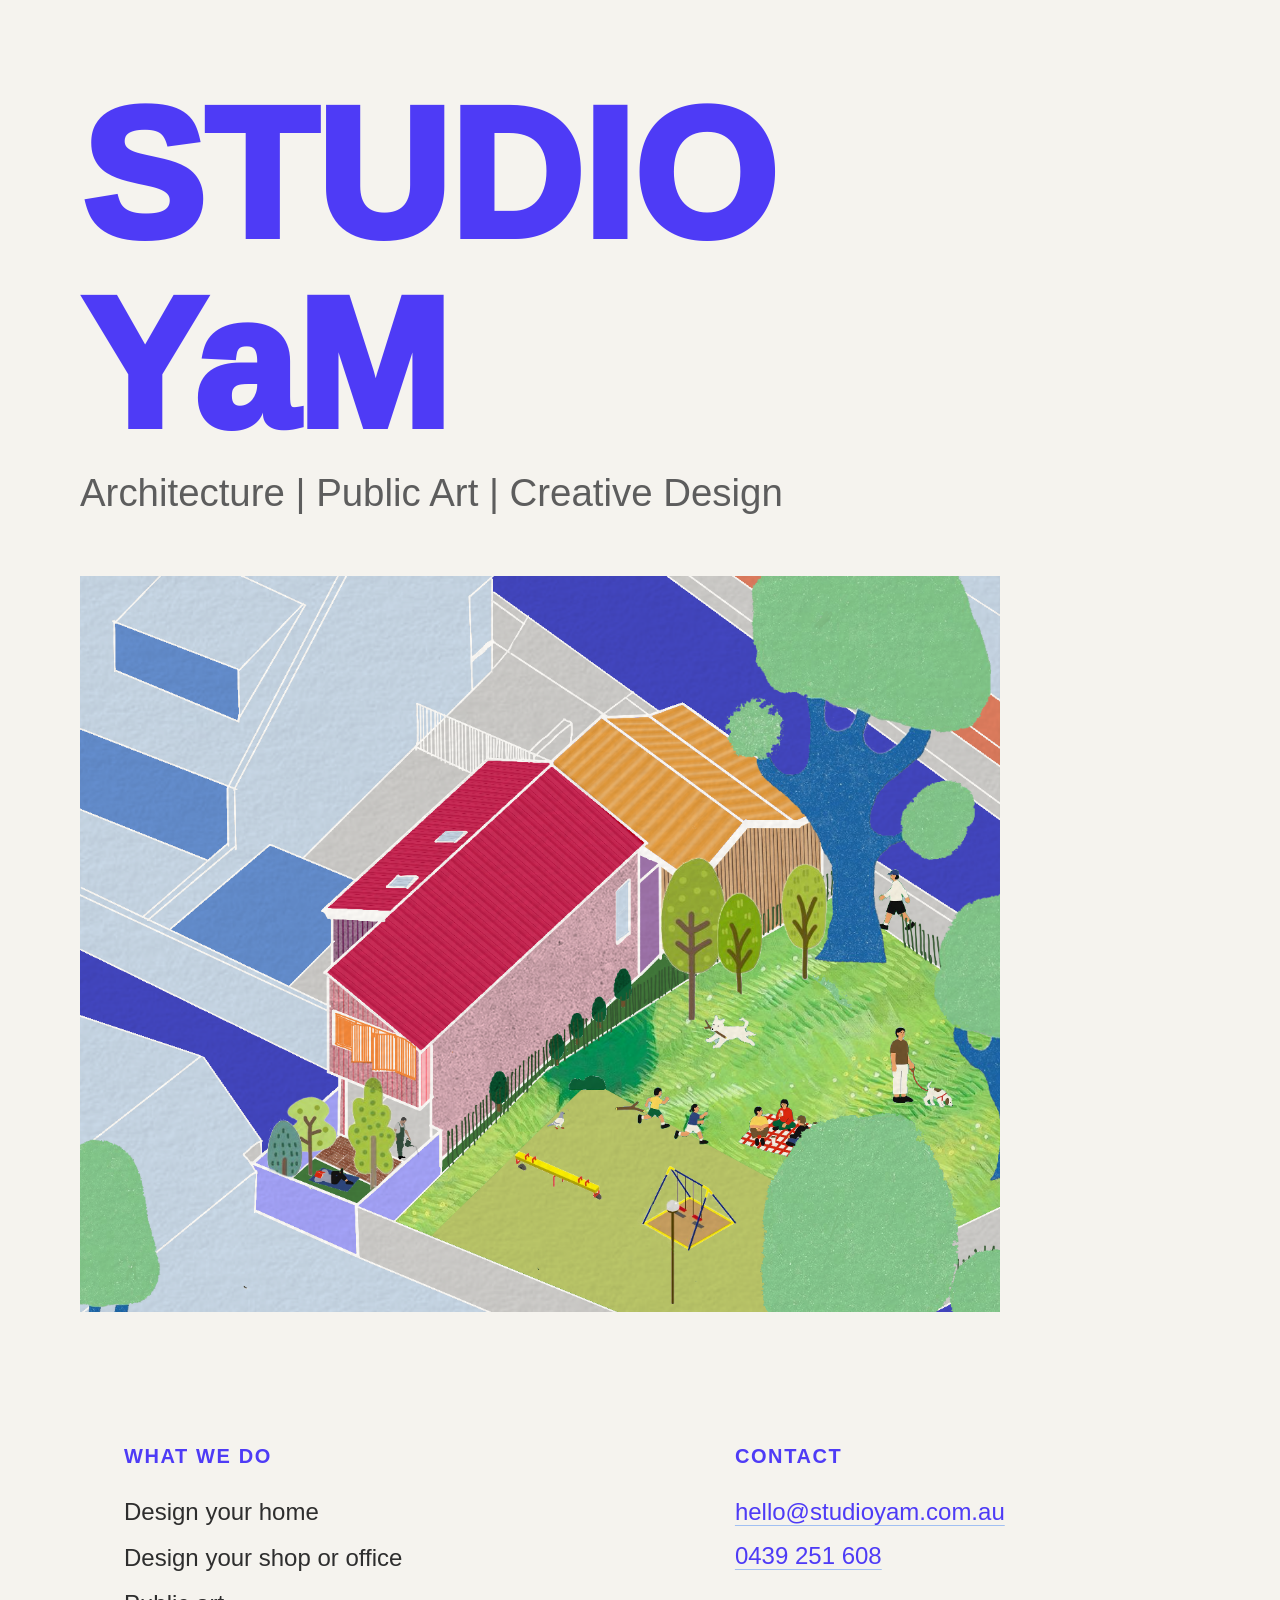
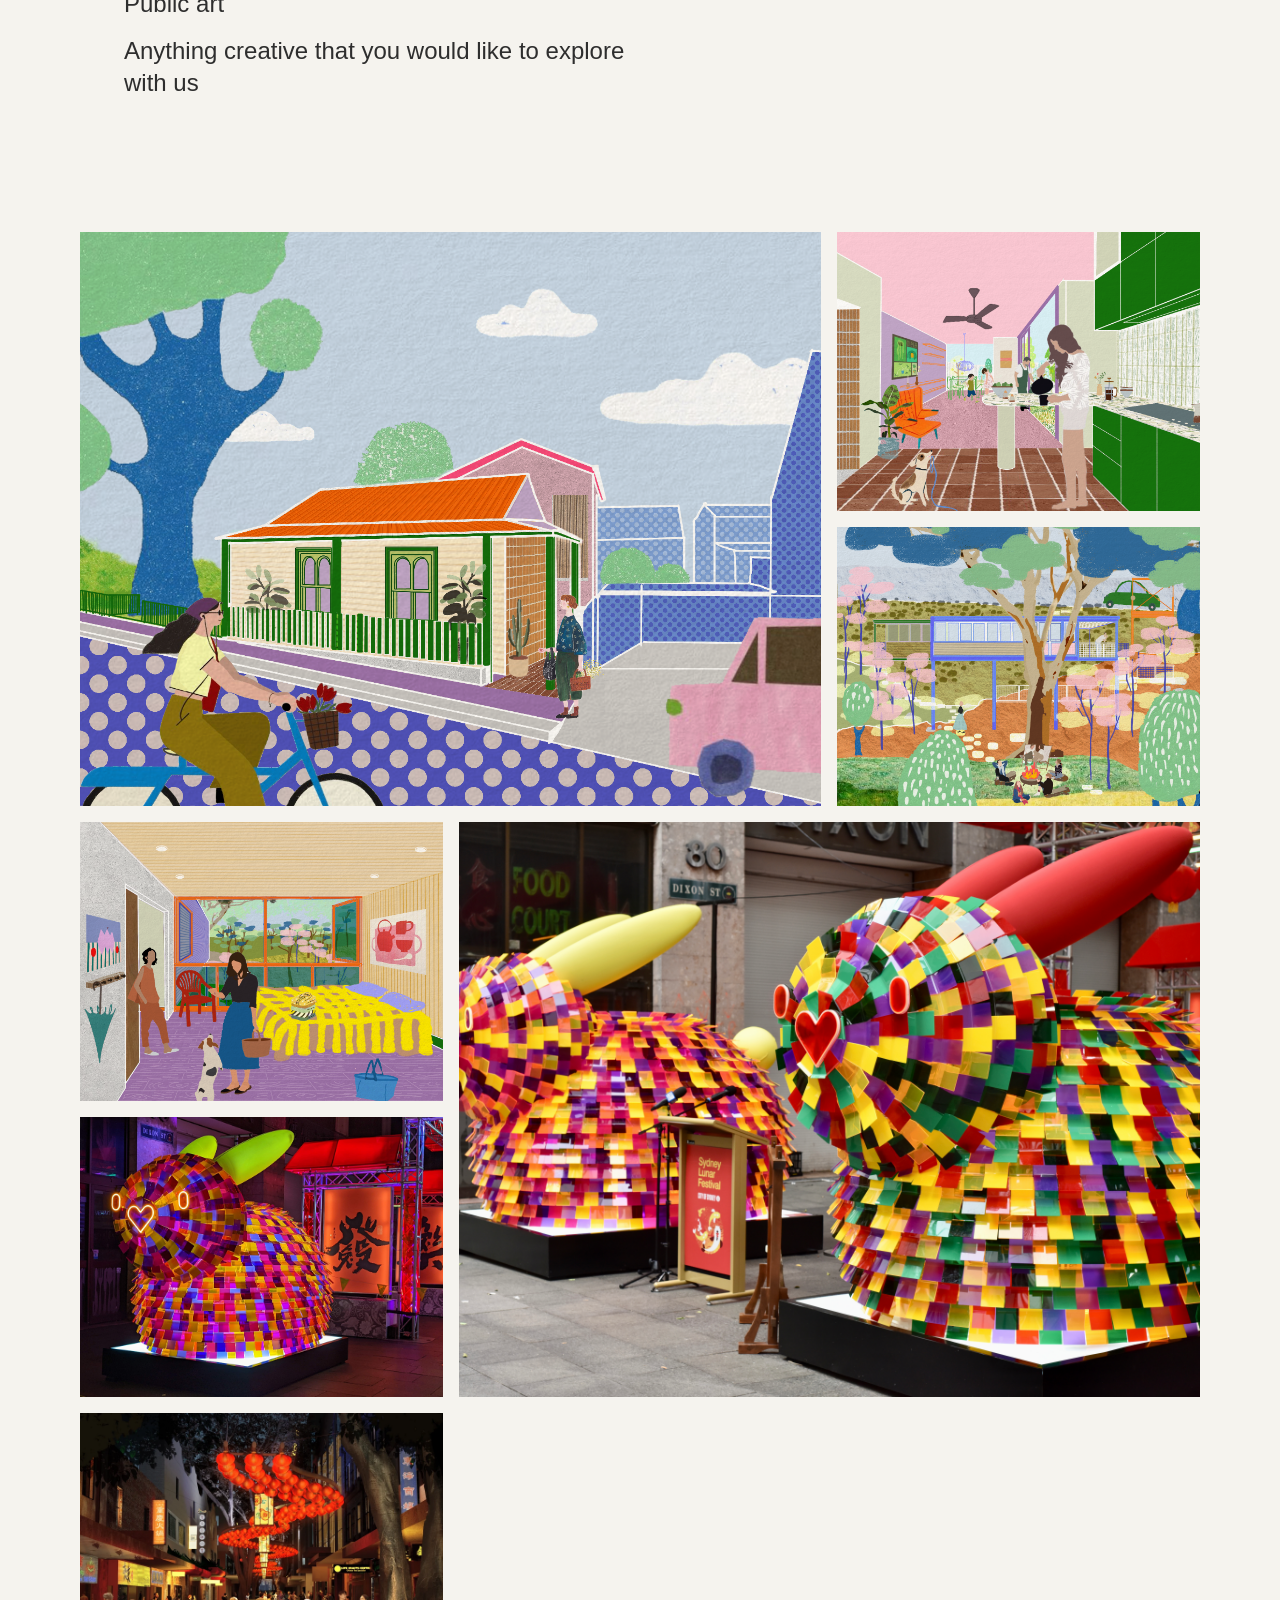
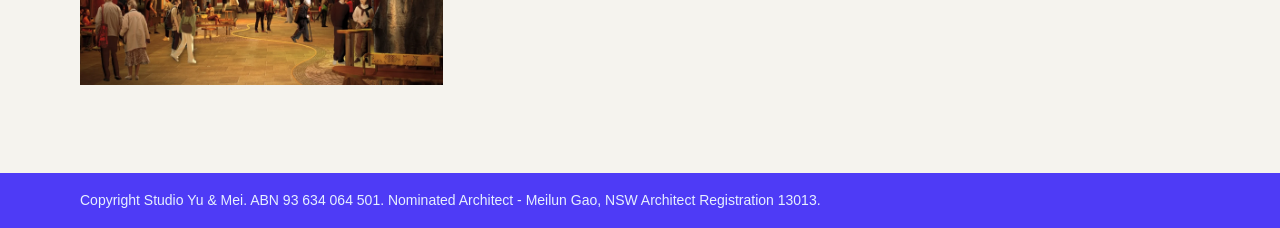
<file: index.html>
<!DOCTYPE html>
<html lang="en">
<head>
  <meta charset="UTF-8">
  <meta name="viewport" content="width=device-width, initial-scale=1.0">
  <title>Studio YaM</title>
  <meta name="description" content="Studio Yu &amp; Mei provides architecture, public art, and design consultancy services.">
  <link rel="stylesheet" href="style.css">
</head>
<body>
  <main class="page">
    <section class="hero" aria-labelledby="studio-title">
      <div class="hero-copy">
        <p class="studio-label"><span class="studio-label-primary">STUDIO</span><span class="studio-label-secondary">YaM</span></p>
        <h1 id="studio-title">Architecture | Public Art | Creative Design</h1>
      </div>
      <figure class="hero-image">
        <img src="images/01 WATERLOO HOUSE_68 Douglas Street/S01 AXO.png" alt="Waterloo House axonometric architectural drawing.">
      </figure>
    </section>

    <section class="content-grid" aria-label="Studio information">
      <article class="panel">
        <h2>What we do</h2>
        <ul class="service-list">
          <li>Design your home</li>
          <li>Design your shop or office</li>
          <li>Public art</li>
          <li>Anything creative that you would like to explore with us</li>
        </ul>
      </article>

      <article class="panel contact-panel">
        <h2>Contact</h2>
        <p><a href="mailto:hello@studioyam.com.au">hello@studioyam.com.au</a></p>
        <p><a href="tel:+61439251608">0439 251 608</a></p>
      </article>
    </section>

    <section class="image-gallery" aria-label="Selected project images">
      <figure class="gallery-item gallery-item-large">
        <img src="images/01 WATERLOO HOUSE_68 Douglas Street/S03 Street Front.png" alt="Waterloo House street front architectural drawing.">
      </figure>
      <figure class="gallery-item">
        <img src="images/01 WATERLOO HOUSE_68 Douglas Street/S02 Open Plan Kitchen.png" alt="Waterloo House open plan kitchen drawing.">
      </figure>
      <figure class="gallery-item">
        <img src="images/02 HORNSBY HEIGHTS HOUSE_6 Bundanoon Pl/S01 Bush View.png" alt="Hornsby Heights House bush view drawing.">
      </figure>
      <figure class="gallery-item">
        <img src="images/02 HORNSBY HEIGHTS HOUSE_6 Bundanoon Pl/S02 Guest Room.png" alt="Hornsby Heights House guest room drawing.">
      </figure>   
      <figure class="gallery-item gallery-item-large">
        <img src="images/04 RABBIT/Rabbit Day.jpg" alt="Rabbit public artwork shown during the day.">
      </figure>
      <figure class="gallery-item">
        <img src="images/04 RABBIT/Rabbit Night.jpg" alt="Rabbit public artwork illuminated at night.">
      </figure>
      <figure class="gallery-item">
        <img src="images/05 DIXON STREET/CoS Published Render.jpg" alt="Dixon Street public art render.">
      </figure>

    </section>
  </main>
  <footer class="site-footer">
    <p>Copyright Studio Yu &amp; Mei. ABN 93 634 064 501. Nominated Architect - Meilun Gao, NSW Architect Registration 13013.</p>
  </footer>
</body>
</html>
</file>
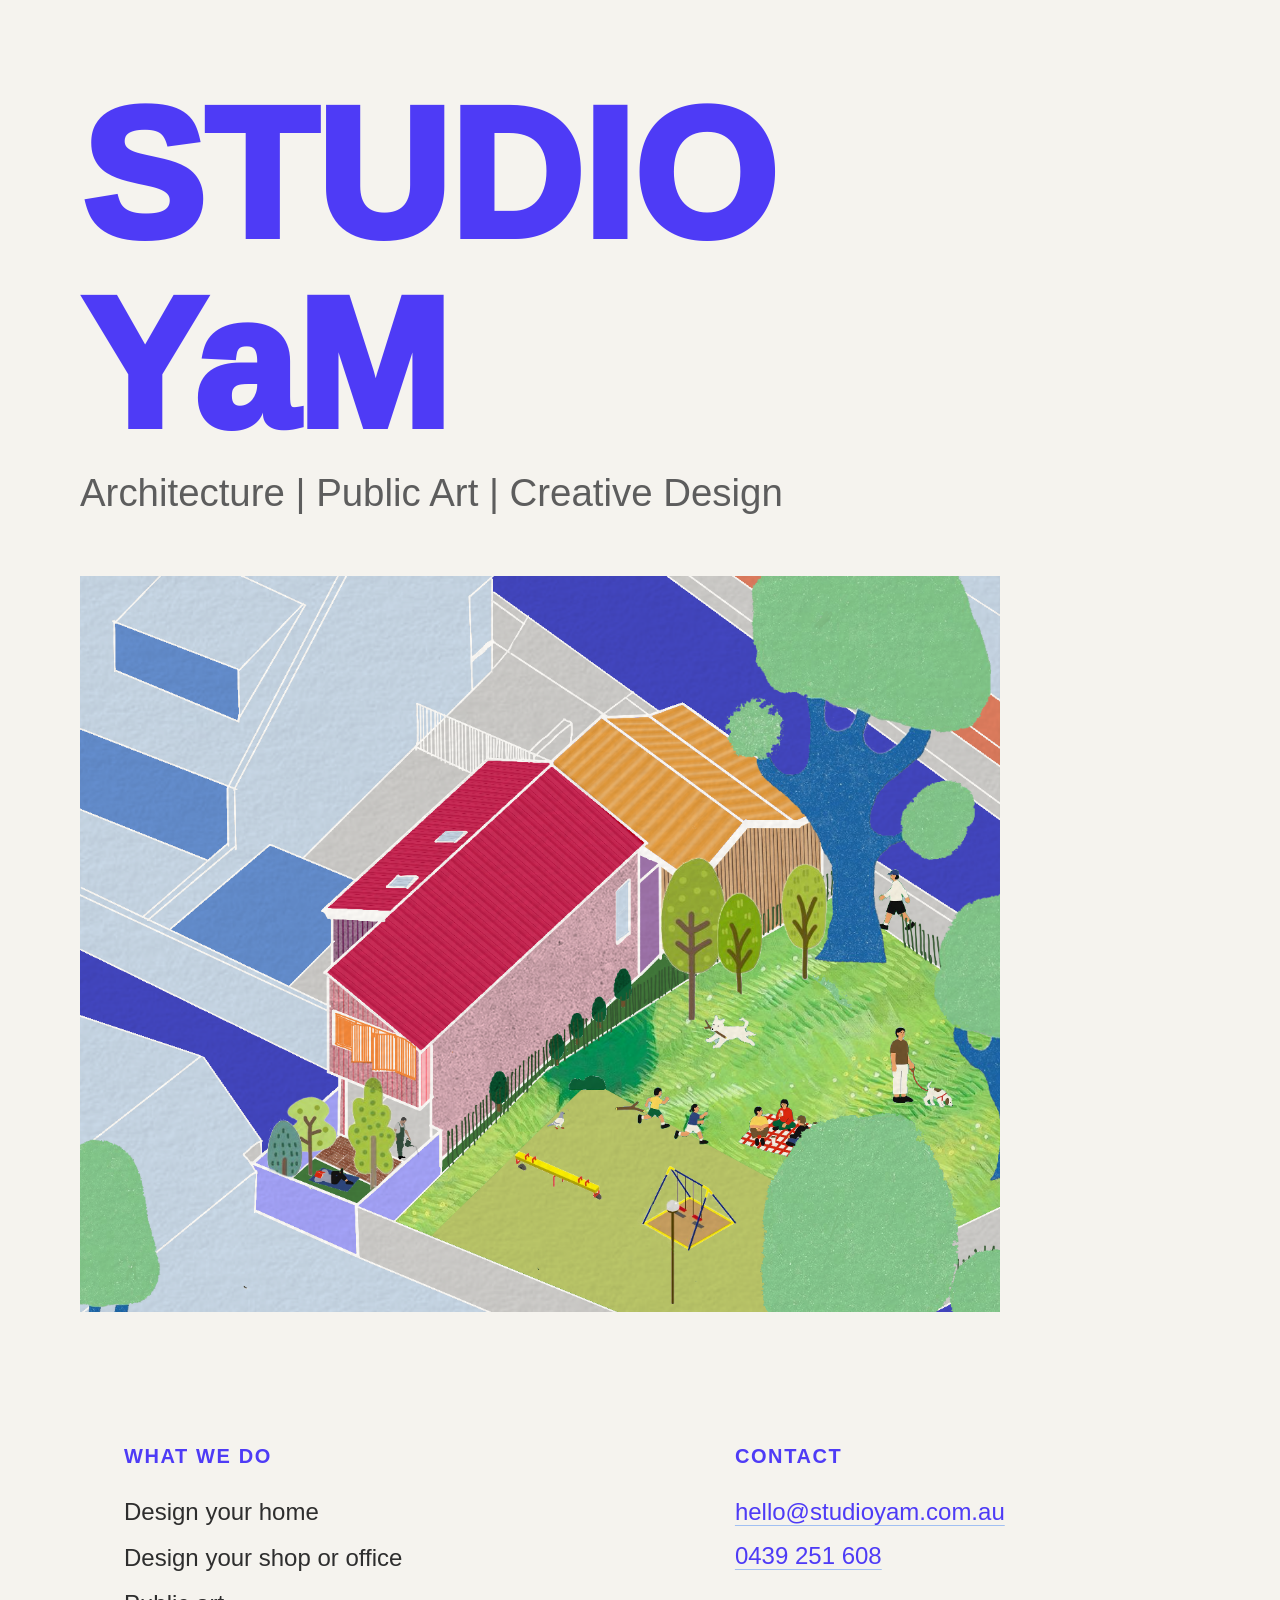
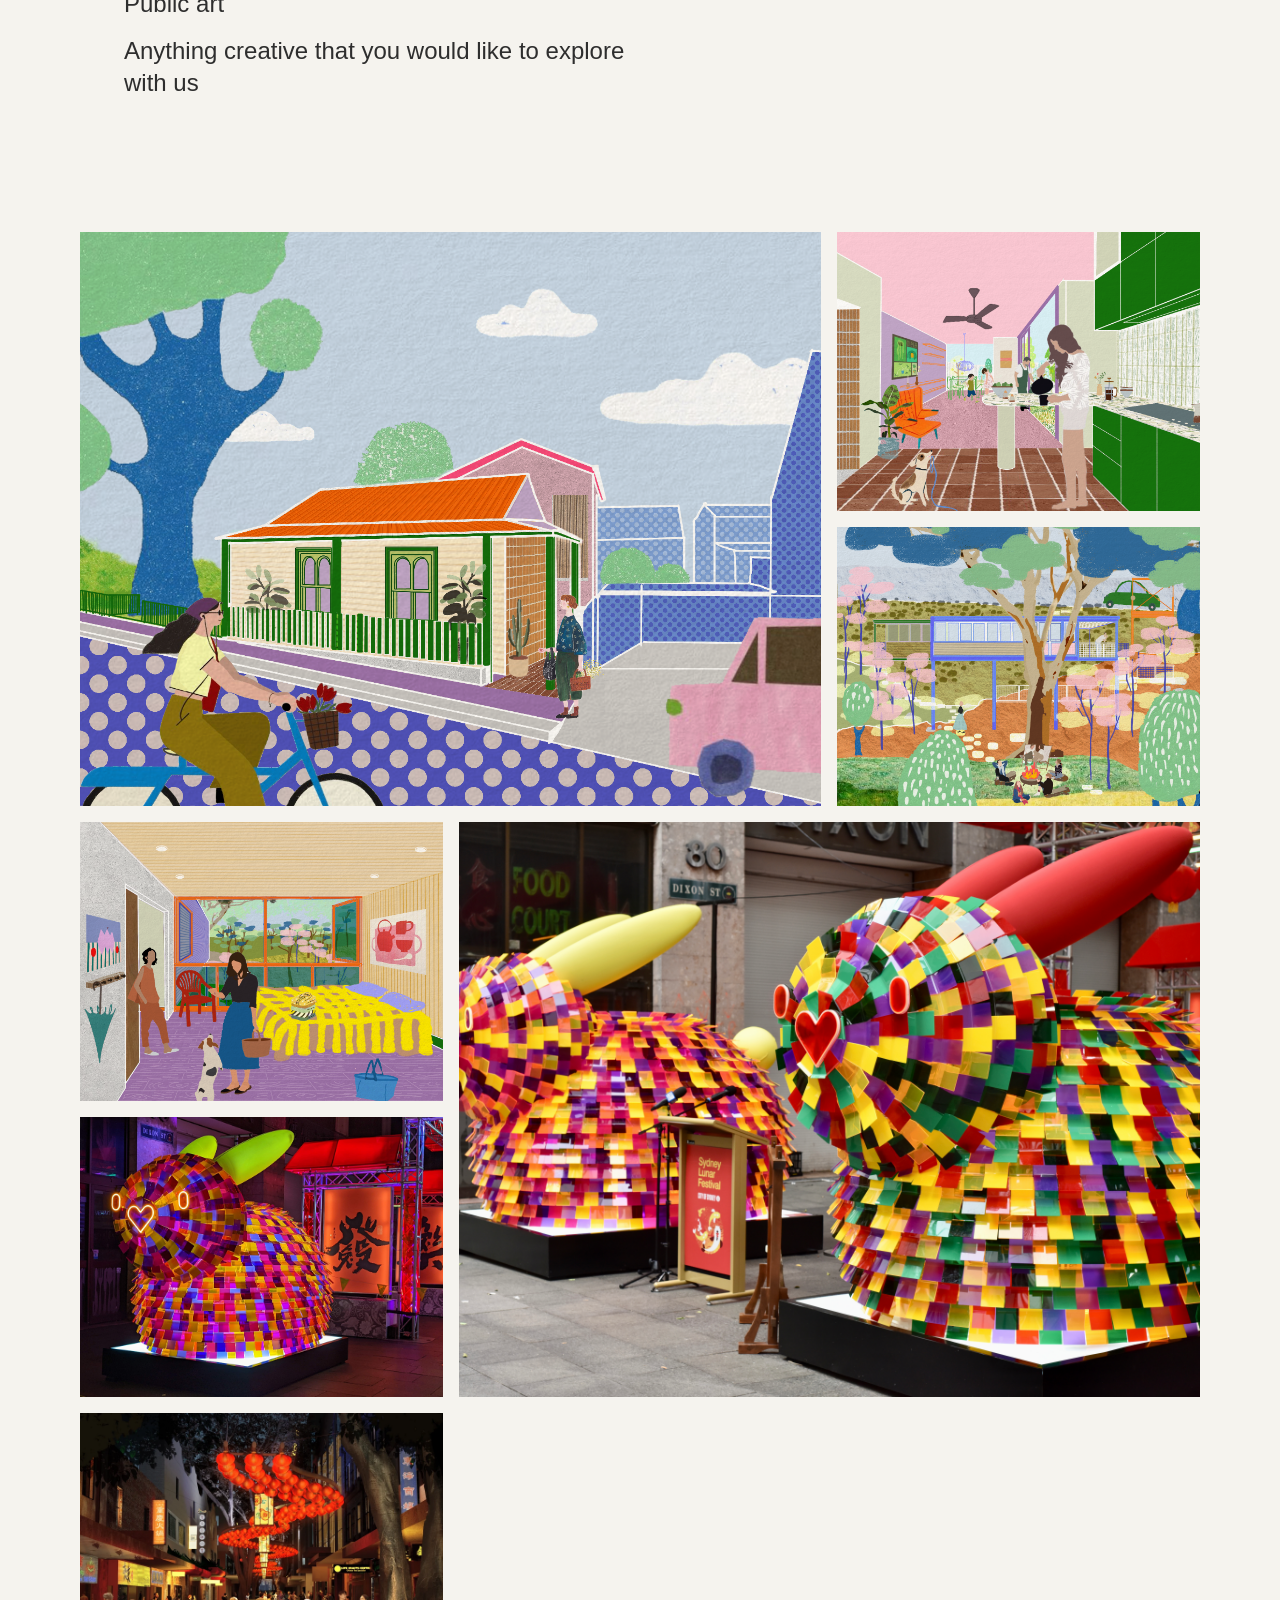
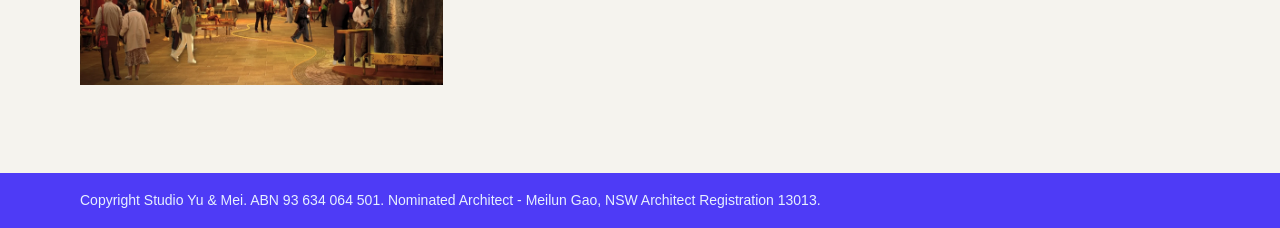
<file: about.html>
<!DOCTYPE html>
<html lang="en">
<head>
  <meta charset="UTF-8">
  <meta name="viewport" content="width=device-width, initial-scale=1.0">
  <title>Studio Yu &amp; Mei</title>
  <meta http-equiv="refresh" content="0; url=index.html">
  <link rel="canonical" href="index.html">
</head>
<body>
  <p><a href="index.html">Studio Yu &amp; Mei</a></p>
</body>
</html>
</file>
<file: style.css>
:root {
  --background: #f5f3ee;
  --ink: #2e2e2e;
  --muted: #5d5d5d;
  --accent: #4e3bf6;
  --accent-soft: #e7f0ff;
}

* {
  box-sizing: border-box;
}

html {
  min-height: 100%;
}

body {
  margin: 0;
  min-height: 100vh;
  color: var(--ink);
  background: var(--background);
  font-family: Helvetica, sans-serif;
  font-weight: 400;
}

a {
  color: var(--accent);
  text-decoration-thickness: 1px;
  text-underline-offset: 0.2em;
  text-decoration-color: rgba(59, 130, 246, 0.45);
}

a:hover,
a:focus {
  color: #1d4ed8;
}

.page {
  width: min(1120px, calc(100% - 40px));
  min-height: 100vh;
  margin: 0 auto;
  padding: clamp(32px, 7vw, 88px) 0;
  display: grid;
  align-content: center;
  gap: clamp(40px, 7vw, 88px);
}

.studio-label {
  margin: 0 0 18px;
  display: inline-grid;
  gap: 0.08em;
  color: var(--accent);
  font-size: clamp(84px, 18vw, 184px);
  line-height: 0.95;
  letter-spacing: 0;
  font-family: Arial, sans-serif;
  font-weight: 1000;
  text-transform: none;
}

.studio-label-secondary {
  text-transform: none;
  font-size: 1em;
  letter-spacing: 0;
}

h1,
h2,
p,
figure {
  margin: 0;
}

img {
  display: block;
  width: 100%;
  background: #ffffff;
}

h1 {
  max-width: 780px;
  color: var(--muted);
  font-size: clamp(22px, 3vw, 40px);
  line-height: 1.2;
  font-family: Helvetica,serif;
  font-weight: 400;
  letter-spacing: 0;

}

.hero {
  max-width: 920px;
  display: grid;
  grid-template-columns: 1fr;
  gap: clamp(24px, 4vw, 52px);
  align-items: start;
}

.hero-copy {
  padding-bottom: 8px;
}

.hero-image,
.gallery-item {
  overflow: hidden;
}

.hero-image img {
  aspect-ratio: 5 / 4;
  height: 100%;
  object-fit: cover;
}

.content-grid {
  display: grid;
  grid-template-columns: 1.2fr 1fr;
}

.panel {
  min-height: 260px;
  padding: clamp(24px, 4vw, 44px);
}

h2 {
  margin-bottom: 28px;
  color: var(--accent);
  font-size: 20px;
  line-height: 1.2;
  font-weight: 700;
  letter-spacing: 0.08em;
  text-transform: uppercase;
}

.studio-label-primary,
.studio-label-secondary {
  display: block;
}

.service-list {
  display: grid;
  gap: 14px;
  margin: 0;
  padding: 0;
  list-style: none;
}

.service-list li,
.panel p {
  font-size: clamp(18px, 2vw, 24px);
  line-height: 1.35;
  letter-spacing: 0;
}

.panel p + p {
  margin-top: 12px;
}

.image-gallery {
  display: grid;
  grid-template-columns: repeat(3, minmax(0, 1fr));
  gap: 16px;
}

.gallery-item-large {
  grid-column: span 2;
  grid-row: span 2;
}

.gallery-item img {
  aspect-ratio: 4 / 3;
  height: 100%;
  object-fit: cover;
}

.gallery-item-large img {
  aspect-ratio: 8 / 6.2;
}

.site-footer {
  width: 100%;
  padding: 18px 20px;
  background: var(--accent);
  color: var(--accent-soft);
}

.site-footer p {
  margin: 0 auto;
  width: min(1120px, calc(100% - 40px));
  font-size: 14px;
  line-height: 1.4;
  letter-spacing: 0;
}

@media (max-width: 900px) {
  .page {
    width: min(100% - 28px, 680px);
    align-content: start;
  }

  .hero,
  .content-grid {
    grid-template-columns: 1fr;
  }

  .panel {
    min-height: auto;
  }

  .image-gallery {
    grid-template-columns: 1fr 1fr;
  }

  .gallery-item-large {
    grid-column: 1 / -1;
    grid-row: auto;
  }
}

@media (max-width: 680px) {
  .page {
    width: calc(100% - 24px);
    padding: clamp(24px, 6vw, 40px) 0;
  }

  .studio-label {
    font-size: clamp(34px, 12vw, 72px);
  }

  .panel {
    padding: 20px;
  }
}

@media (max-width: 560px) {
  .page {
    padding: 20px 0;
  }

  .image-gallery {
    grid-template-columns: 1fr;
  }
}
</file>
